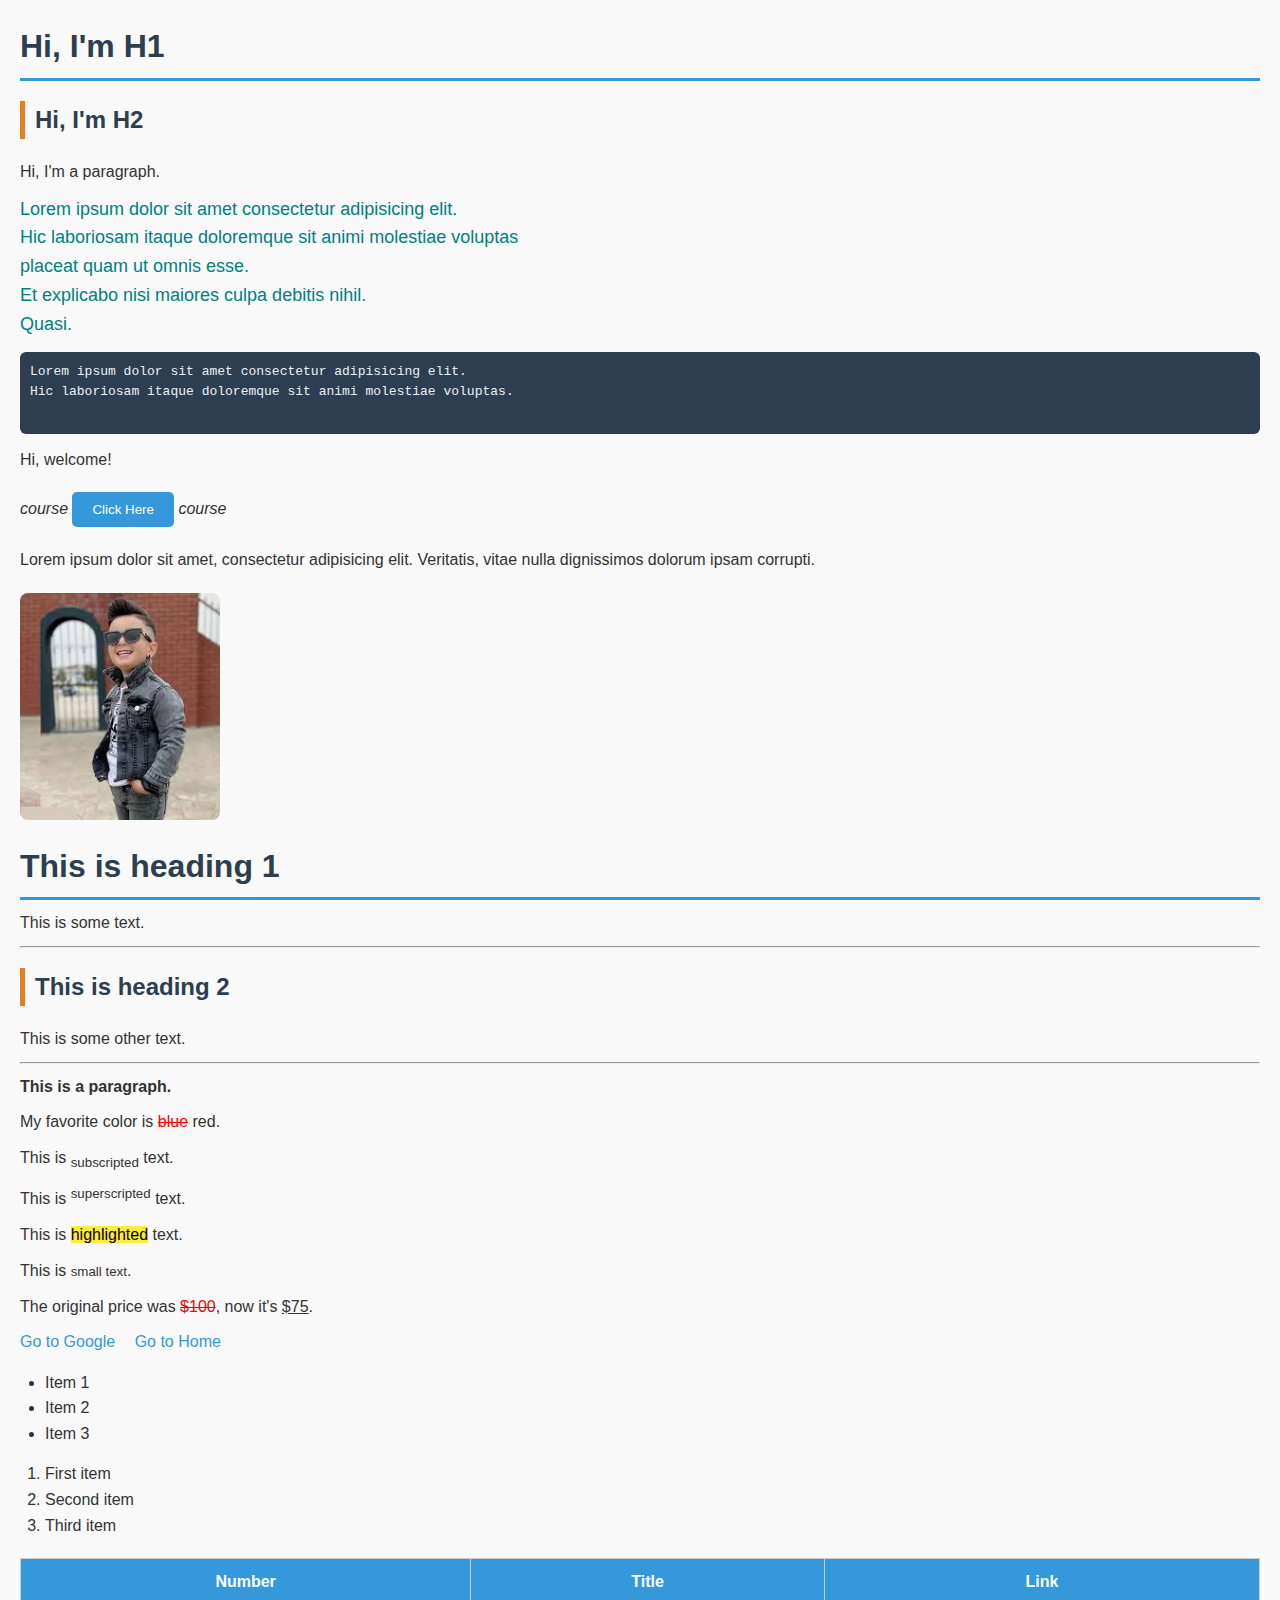
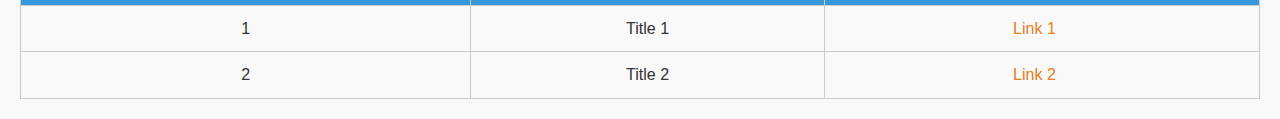
<file: index.html>
<!DOCTYPE html>
<html lang="en">
<head>
  <meta charset="UTF-8">
  <title>Styled Document</title>
  <link rel="stylesheet" href="css/index.css">
  
</head>
<body>

  <h1 class="myclass">Hi, I'm H1</h1>
  <h2 id="myid">Hi, I'm H2</h2>
  <p>Hi, I'm a paragraph.</p>

  <p style="color: teal; font-size: large;">
    Lorem ipsum dolor sit amet consectetur adipisicing elit.<br>
    Hic laboriosam itaque doloremque sit animi molestiae voluptas<br>
    placeat quam ut omnis esse.<br>
    Et explicabo nisi maiores culpa debitis nihil.<br>
    Quasi.
  </p>

  <pre>
Lorem ipsum dolor sit amet consectetur adipisicing elit.
Hic laboriosam itaque doloremque sit animi molestiae voluptas.
  </pre>

  <p>Hi, welcome!</p>
  <em>course</em>
  <button>Click Here</button>
  <em>course</em>

  <p>
    Lorem ipsum dolor sit amet, consectetur adipisicing elit. Veritatis, vitae nulla dignissimos dolorum ipsam corrupti.
  </p>

  <img src="[data-uri]" alt="Boy with a jacket">

  <h1>This is heading 1</h1>
  <p>This is some text.</p>
  <hr>

  <h2>This is heading 2</h2>
  <p>This is some other text.</p>
  <hr>

  <p><b>This is a paragraph.</b></p>
  <p>My favorite color is <del>blue</del> red.</p>
  <p>This is <sub>subscripted</sub> text.</p>
  <p>This is <sup>superscripted</sup> text.</p>
  <p>This is <mark>highlighted</mark> text.</p>
  <p>This is <small>small text</small>.</p>
  <p>The original price was <del>$100</del>, now it's <ins>$75</ins>.</p>

  <a href="https://google.com">Go to Google</a>
  <a href="home.html">Go to Home</a>

  <ul> 
    <li>Item 1</li>
    <li>Item 2</li> 
    <li>Item 3</li>
  </ul>

  <ol> 
    <li>First item</li>
    <li>Second item</li> 
    <li>Third item</li> 
  </ol>

  <table> 
    <thead> 
      <tr> 
        <th>Number</th>      
        <th>Title</th> 
        <th>Link</th> 
      </tr>
    </thead>
    <tbody>
      <tr> 
        <td>1</td> 
        <td>Title 1</td> 
        <td><a href="https://google.com">Link 1</a></td>
      </tr> 
      <tr> 
        <td>2</td> 
        <td>Title 2</td> 
        <td><a href="https://google.com">Link 2</a></td>
      </tr> 
    </tbody>   
  </table>

</body>
</html>

<!--    
strong:
target:

    -->
</file>
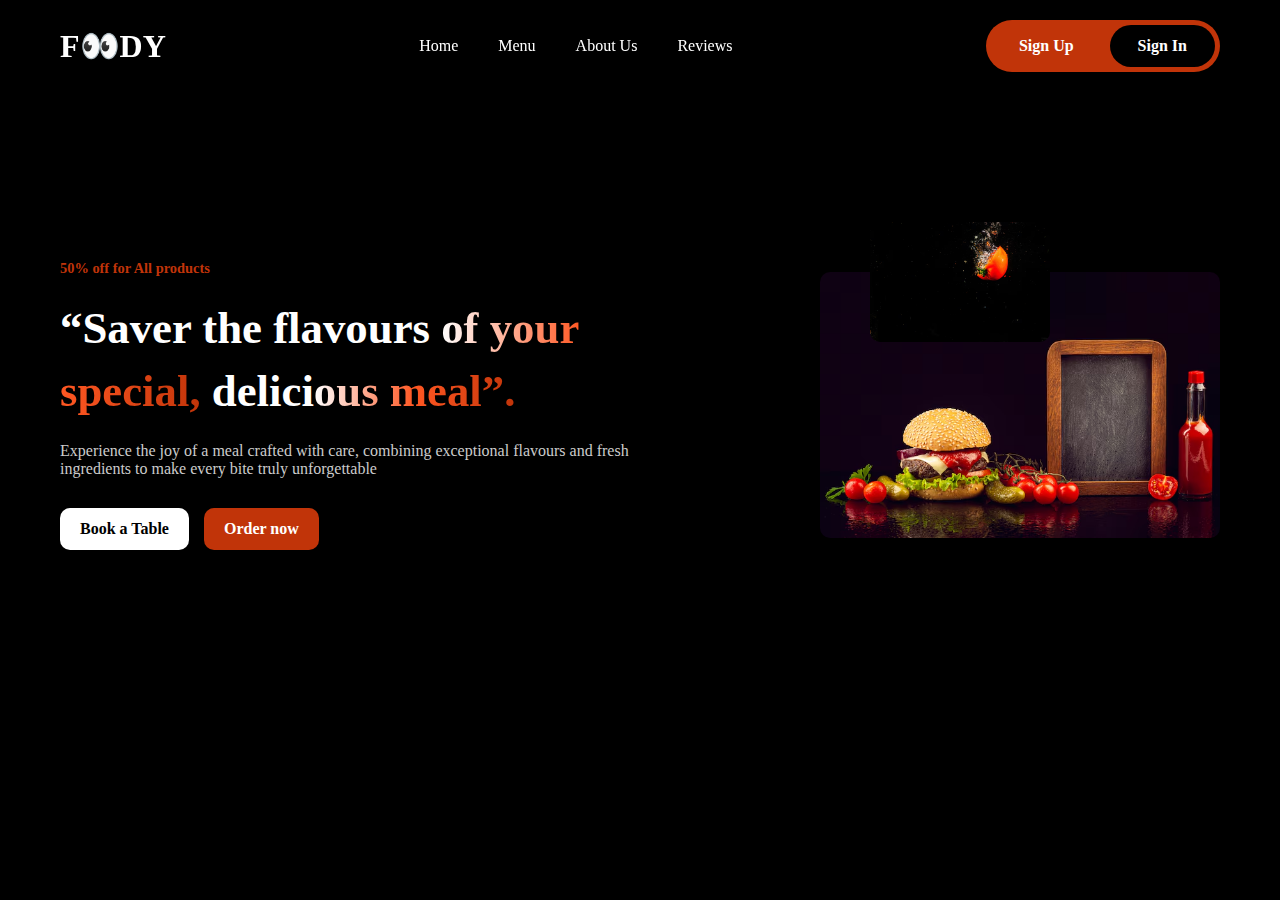
<file: figma.html>
<!DOCTYPE html>
<html lang="en">
<head>
  <meta charset="UTF-8">
  <meta name="viewport" content="width=device-width, initial-scale=1.0">
  <title>Foody</title>
  <link rel="stylesheet" href="css/figma.css">
</head>
<body>
<header class="navbar">
    <div class="logo">F👀DY</div>
    <nav class="nav-links">
      <a href="">Home</a>
      <a href="">Menu</a>
      <a href="">About Us</a>
      <a href="">Reviews</a>
    </nav>
<div class="auth-container">
  <a href="" class="signup">Sign Up</a>
  <a href="" class="signin">Sign In</a>
</div>
  </header>
  <section class="hero">
    <div class="hero-text">
      <div class="offer">50% off for All products</div>
      <h1>“Saver the flavours <span>of your special,</span> delici<span>ous meal”.</span></h1>
      <p>Experience the joy of a meal crafted with care, combining exceptional flavours and fresh ingredients to make every bite truly unforgettable</p>
      <div class="buttons">
        <a href="#" class="book">Book a Table</a>
        <a href="#" class="order">Order now</a>
      </div>
    </div>
    <div class="hero-image">
     <img src="images/image.png" alt="Burger Image" class="burger">
     <img src="images/image2.png" alt="Tomato Image" class="tomato">
    </div>
  </section>
</body>
</html>
</file>
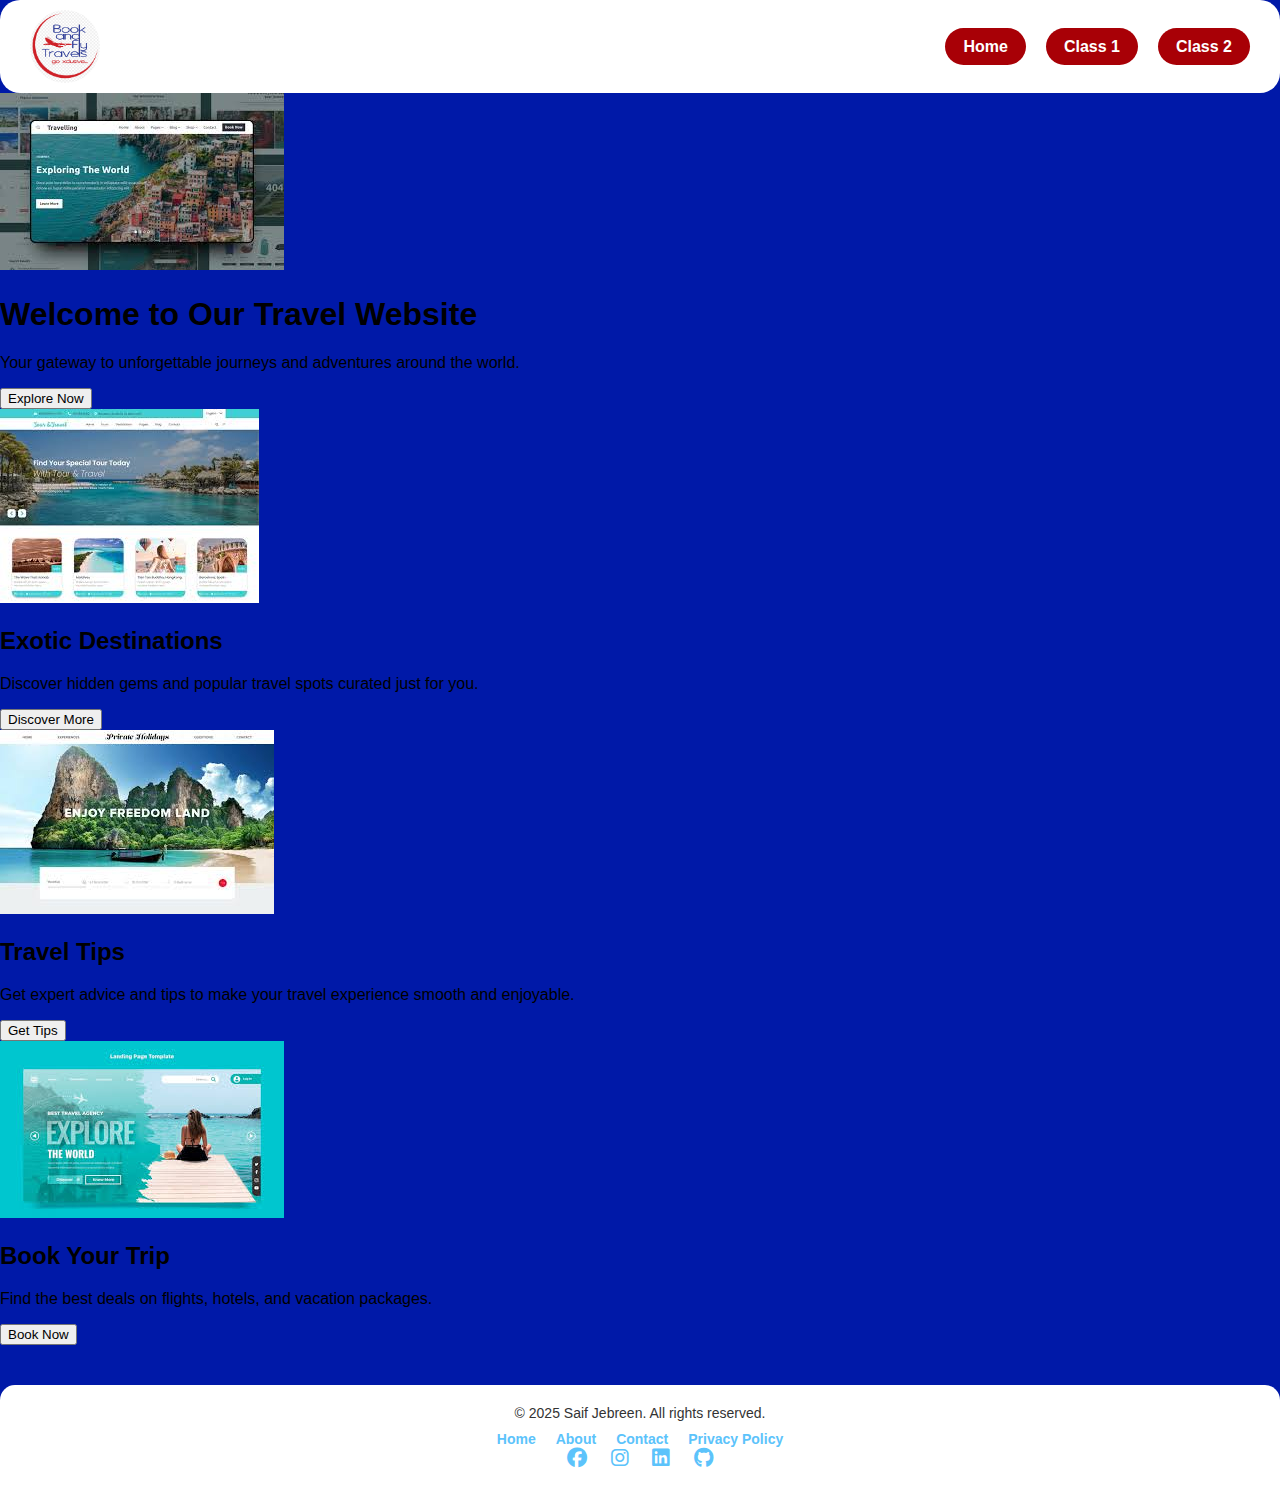
<file: home1.html>
<!DOCTYPE html>
<html lang="en">
<head>
    <meta charset="UTF-8">
    <meta name="viewport" content="width=device-width, initial-scale=1.0">
    <title>Home</title>
    <link rel="stylesheet" href="css/home.css">
</head>
<body>
    <!-- Navigation Bar -->
    <div id="navbar">
        <img src="./images/logo2.png" alt="">
        <ul>
            <li><a href="index.html">Home</a></li>
            <li><a href="classes/class1.md">Class 1</a></li>
            <li><a href="classes/class2.md">Class 2</a></li>
           
        </ul>
    </div> 

    <!-- end Navigation Bar -->


    <!-- start main  -->
    <div id="main">
        <div class="card">
        <img src="[data-uri]" alt="Main Image">
        <h1>Welcome to Our Travel Website</h1>
        <p>Your gateway to unforgettable journeys and adventures around the world.</p>
        <button>Explore Now</button>
    </div>
    <div class="card">
        <img src="[data-uri]" alt="Destination 1">
        <h2>Exotic Destinations</h2>
        <p>Discover hidden gems and popular travel spots curated just for you.</p>
        <button>Discover More</button>
</div>

<div class="card">
        <img src="[data-uri]" alt="Destination 2">
        <h2>Travel Tips</h2>
        <p>Get expert advice and tips to make your travel experience smooth and enjoyable.</p>
        <button>Get Tips</button>
</div>
    <div class="card">
        <img src="[data-uri]" alt="Destination 3">
        <h2>Book Your Trip</h2>
        <p>Find the best deals on flights, hotels, and vacation packages.</p>
        <button>Book Now</button>   
    </div>
    </div>



    <!-- end main-->
</body>


   <!--  
   < !-- start footer -->


    <footer>
  <p>© 2025 Saif Jebreen. All rights reserved.</p>
  <ul class="footer-links">
    <li><a href="index.html">Home</a></li>
    <li><a href="about.html">About</a></li>
    <li><a href="contact.html">Contact</a></li>
    <li><a href="privacy.html">Privacy Policy</a></li>
  </ul>

  <div class="socials">
    <a href="https://facebook.com" target="_blank"><i class="fab fa-facebook"></i></a>
    <a href="https://instagram.com" target="_blank"><i class="fab fa-instagram"></i></a>
    <a href="https://linkedin.com" target="_blank"><i class="fab fa-linkedin"></i></a>
    <a href="https://github.com" target="_blank"><i class="fab fa-github"></i></a>
  </div>
</footer>


<link rel="stylesheet" href="https://cdnjs.cloudflare.com/ajax/libs/font-awesome/6.4.0/css/all.min.css">
    <!-- end footer -->
</file>
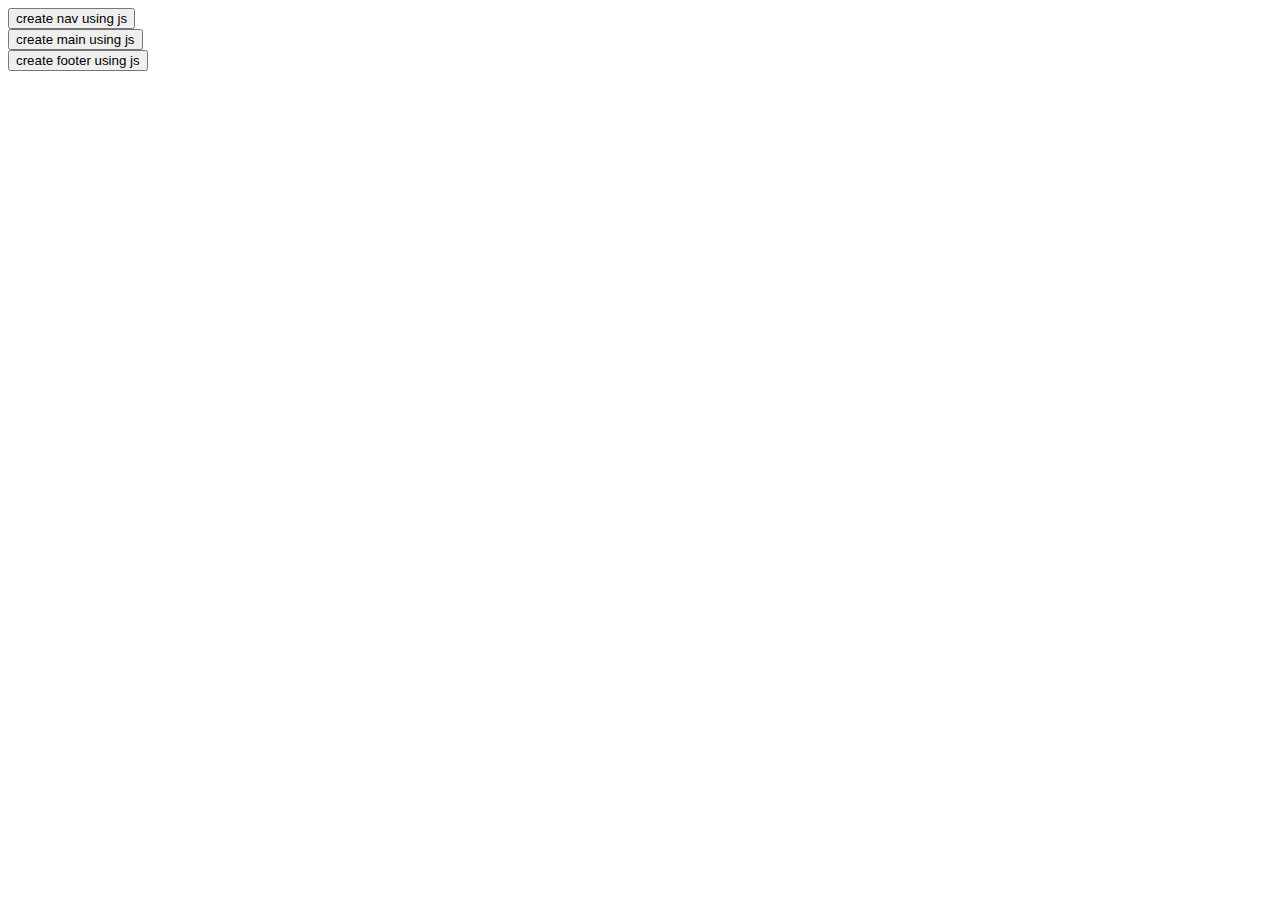
<file: pagefromjs.html>
<!DOCTYPE html>
<html lang="en">
<head>
    <meta charset="UTF-8">
    <meta name="viewport" content="width=device-width, initial-scale=1.0">
    <title>Document</title>
</head>
<body>
    <!--start nav-->

    <nav>


    </nav>
    <button id="navButton" onclick="createNav()">create nav using js </button>


    <!--end nav-->
    <!--start main-->
    <main></main>
    <button id="mainButton" onclick="createmain()">create main using js </button>



    <!--end main-->
    <!--start footer--> 

    <footer></footer>
    <button id="footerButton" onclick="createfooter()">create footer using js </button>
    <!--end footer-->
    <script src="./pagefromjs.js"></script>
</body>
</html>
</file>
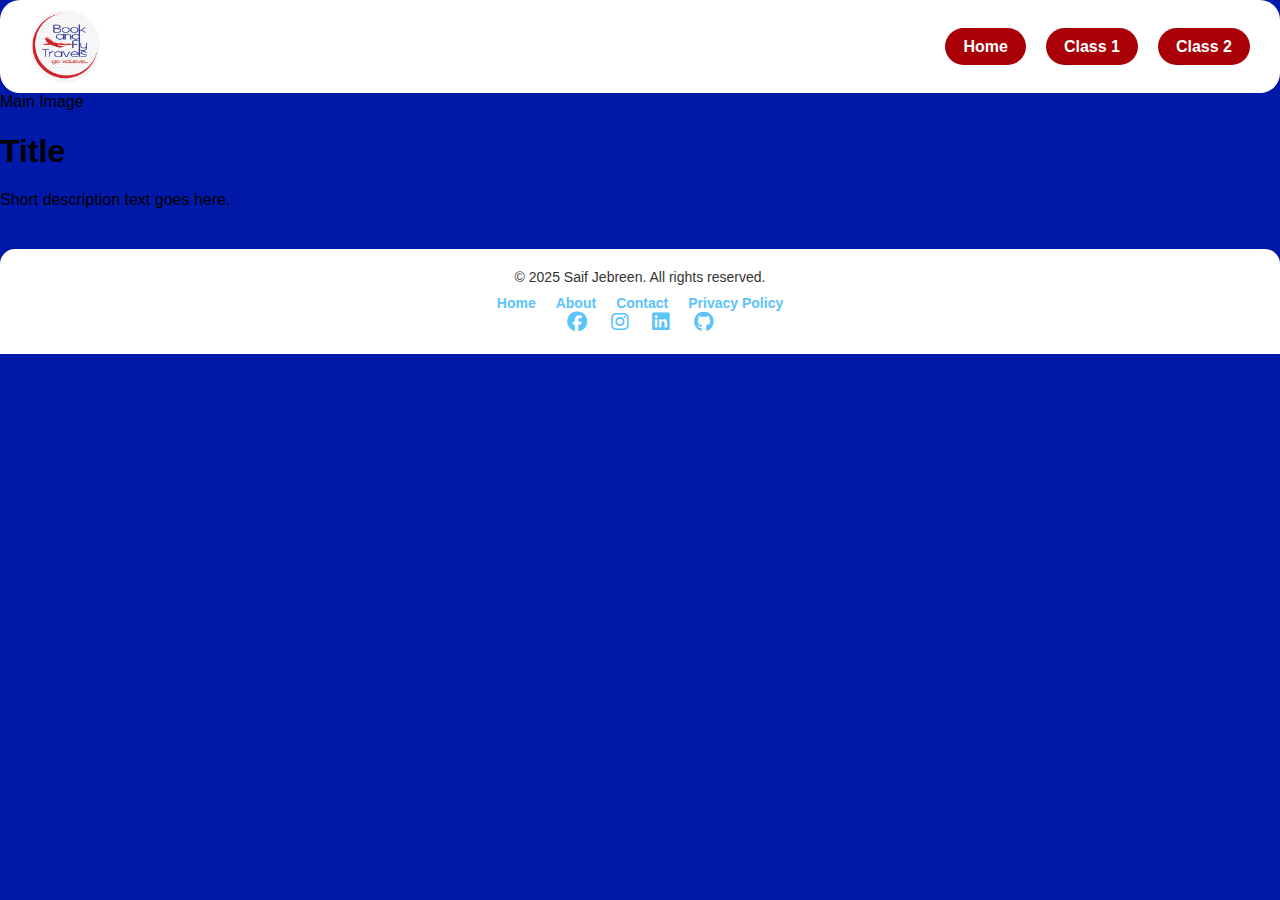
<file: travel wbesite.html>
<!DOCTYPE html>
<html lang="en">
<head>
    <meta charset="UTF-8">
    <meta name="viewport" content="width=device-width, initial-scale=1.0">
    <title>Travel website</title>
    <link rel="stylesheet" href="css/travel.css">
</head>
<body>
    <!-- Navigation Bar -->
    <div id="navbar">
        <img src="./images/logo2.png" alt="">
        <ul>
            <li><a href="index.html">Home</a></li>
            <li><a href="classes/class1.md">Class 1</a></li>
            <li><a href="classes/class2.md">Class 2</a></li>
           
        </ul>
    </div> 

    <!-- end Navigation Bar -->


    <!-- start main  -->
<main>
    <div class="main-image">Main Image</div>
    <h1>Title</h1>
    <p>Short description text goes here.</p>
  </main>
    <!-- end main-->
</body>


   <!--  
   < !-- start footer -->


    <footer>
  <p>© 2025 Saif Jebreen. All rights reserved.</p>
  <ul class="footer-links">
    <li><a href="index.html">Home</a></li>
    <li><a href="about.html">About</a></li>
    <li><a href="contact.html">Contact</a></li>
    <li><a href="privacy.html">Privacy Policy</a></li>
  </ul>

  <div class="socials">
    <a href="https://facebook.com" target="_blank"><i class="fab fa-facebook"></i></a>
    <a href="https://instagram.com" target="_blank"><i class="fab fa-instagram"></i></a>
    <a href="https://linkedin.com" target="_blank"><i class="fab fa-linkedin"></i></a>
    <a href="https://github.com" target="_blank"><i class="fab fa-github"></i></a>
  </div>
</footer>


<link rel="stylesheet" href="https://cdnjs.cloudflare.com/ajax/libs/font-awesome/6.4.0/css/all.min.css">



    <!-- end footer -->
</file>
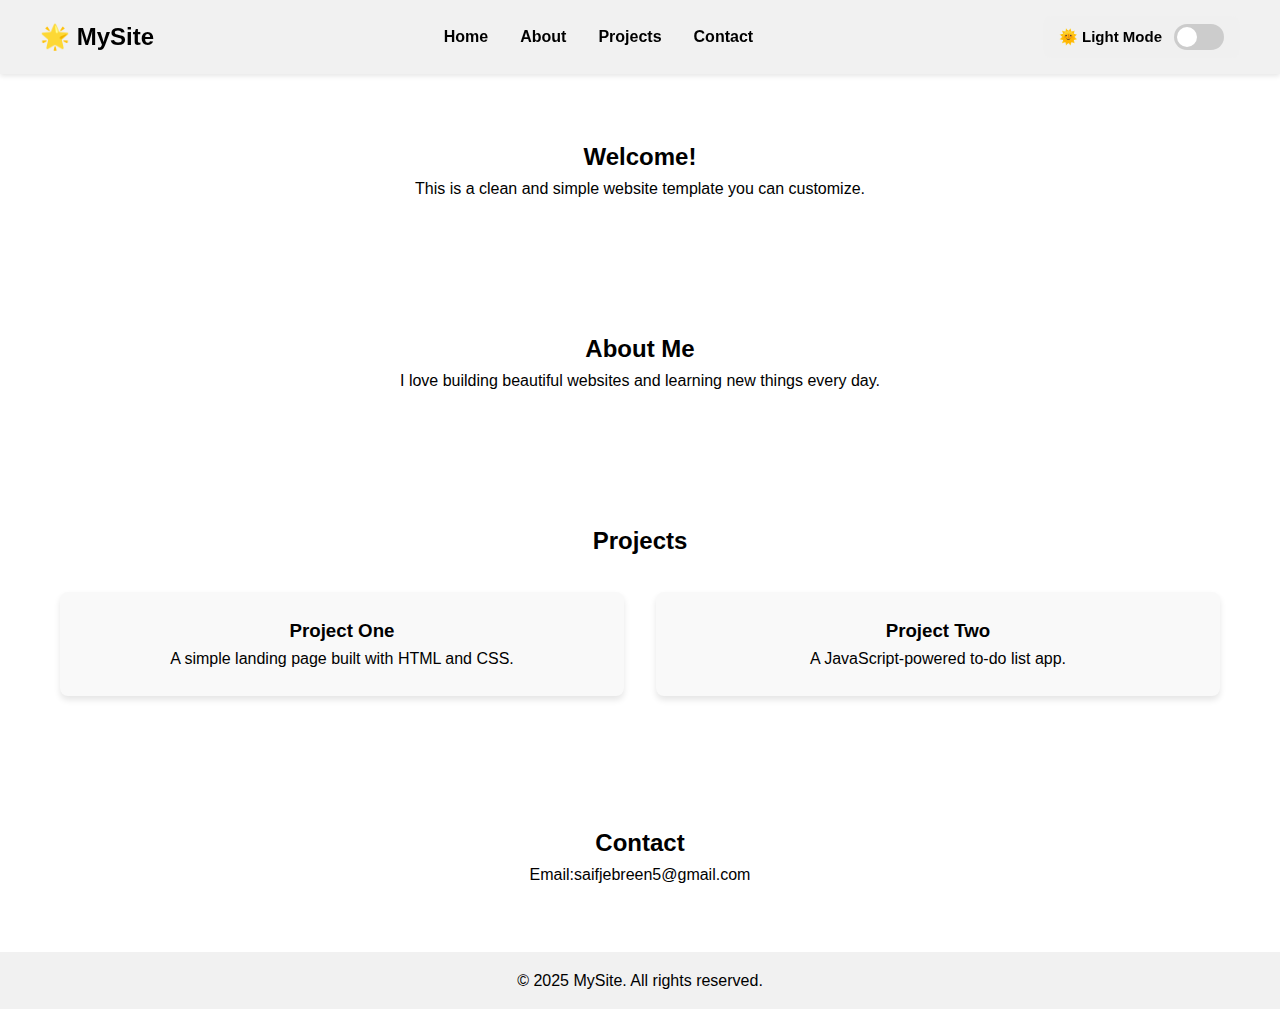
<file: darkmode lightmode/web.html>
<!DOCTYPE html>
<html lang="en">
<head>
  <meta charset="UTF-8" />
  <meta name="viewport" content="width=device-width, initial-scale=1.0" />
  <title>My Simple Website</title>
  <link rel="stylesheet" href="web1.css" />
</head>
<body>
  <header>
    <nav class="navbar container">
      <h1 class="logo">🌟 MySite</h1>
      <ul class="nav-menu">
        <li><a href="#home">Home</a></li>
        <li><a href="#about">About</a></li>
        <li><a href="#projects">Projects</a></li>
        <li><a href="#contact">Contact</a></li>
      </ul>
      <div class="toggle-container">
        <span class="toggle-label">🌞 Light Mode</span>
        <input type="checkbox" id="themeToggle" />
        <label class="toggle-switch" for="themeToggle"></label>
      </div>
    </nav>
  </header>

  <main>
    <section id="home" class="section">
      <div class="container">
        <h2>Welcome!</h2>
        <p>This is a clean and simple website template you can customize.</p>
      </div>
    </section>

    <section id="about" class="section">
      <div class="container">
        <h2>About Me</h2>
        <p>I love building beautiful websites and learning new things every day.</p>
      </div>
    </section>

    <section id="projects" class="section">
      <div class="container">
        <h2>Projects</h2>
        <div class="project-grid">
          <div class="project-card">
            <h3>Project One</h3>
            <p>A simple landing page built with HTML and CSS.</p>
          </div>
          <div class="project-card">
            <h3>Project Two</h3>
            <p>A JavaScript-powered to-do list app.</p>
          </div>
        </div>
      </div>
    </section>

    <section id="contact" class="section">
      <div class="container">
        <h2>Contact</h2>
        <p>Email:saifjebreen5@gmail.com</p>
      </div>
    </section>
  </main>

  <footer>
    <div class="container">
      <p>&copy; 2025 MySite. All rights reserved.</p>
    </div>
  </footer>

  <script src="web1.js"></script>
</body>
</html>
</file>
<file: css/index.css>
body {
      font-family: Arial, Helvetica, sans-serif;
      margin: 20px;
      line-height: 1.6;
      background: #f9f9f9;
      color: #333;
    }

    h1, h2 {
      color: #2c3e50;
    }

    h1 {
      border-bottom: 3px solid #3498db;
      padding-bottom: 5px;
      margin-bottom: 10px;
    }

    h2 {
      margin-top: 20px;
      border-left: 5px solid #e67e22;
      padding-left: 10px;
    }

    p {
      margin: 10px 0;
    }

    pre {
      background: #2c3e50;
      color: #ecf0f1;
      padding: 10px;
      border-radius: 6px;
      overflow-x: auto;
    }

    button {
      background: #3498db;
      border: none;
      color: white;
      padding: 10px 20px;
      border-radius: 5px;
      cursor: pointer;
      margin: 10px 0;
    }

    button:hover {
      background: #2980b9;
    }

    img {
      max-width: 200px;
      display: block;
      margin: 20px 0;
      border-radius: 8px;
    }

    ul, ol {
      margin: 15px 0;
      padding-left: 25px;
    }

    table {
      border-collapse: collapse;
      width: 100%;
      margin: 20px 0;
    }

    th, td {
      border: 1px solid #ccc;
      padding: 10px;
      text-align: center;
    }

    th {
      background: #3498db;
      color: white;
    }

    td a {
      color: #e67e22;
      text-decoration: none;
    }

    td a:hover {
      text-decoration: underline;
    }

    a {
      margin-right: 15px;
      color: #3498db;
      text-decoration: none;
    }

    a:hover {
      text-decoration: underline;
    }

    mark {
      background: #ffeb3b;
    }
    del {
      color: red;
      text-decoration: line-through;
    }

@media (prefers-color-scheme: dark) {
  body {
    background: radial-gradient(1200px 600px at 20% -10%, #223, transparent 60%), #111827;
    color: #e5e7eb;
  }

  .container {
    background: rgba(17, 24, 39, 0.7);
  }
}
</file>
<file: css/figma.css>
* {
      margin: 0;
      padding: 0;
      box-sizing: border-box;
      font-family:'Times New Roman', Times, serif;
    }

    body {
        background-color: #000;
        color: #fff;
        padding-top: 200px;
    }

    .navbar {
        display: flex;
        justify-content: space-between;
        align-items: center;
        padding: 20px 60px;
        position: fixed;    
        top: 0;
        left: 0;
        width: 100%;
        background: rgba(0, 0, 0, 0.9);
        z-index: 1000; 
    }

    .logo {
      font-size: 2rem;
      font-weight: bold;
      color: white;
    }

    .logo span {
      color: #C13409;
    }

    .nav-links {
      display: flex;
      gap: 40px;
    }

    .nav-links a {
      text-decoration: none;
      color: #fff;
      font-weight: 500;
    }

    .nav-links a:hover {
      color: #C13409;
    }

    .auth-container {
     display: flex;
     align-items: center;
     background: #C13409;
     border-radius: 30px;
     padding: 5px;
     width: fit-content;
     position: relative;
     z-index: 20;
}
    .auth-container a {
      text-decoration: none;
      font-family: 'Times New Roman', Times, serif;
      font-weight: bold;
      font-size: 1rem;
      padding: 12px 28px;
      border-radius: 30px;
      transition: 0.3s;
      position: relative;
      z-index: 21;
}
    .auth-container .signup {
      color: white;
      background: transparent;
}
    .auth-container .signin {
      background: black;
      color: white;
      margin-left: 8px;
}
    .hero {
      display: flex;
      justify-content: space-between;
      align-items: center;
      padding: 60px;
      position: relative;
    }
    .offer {
      color: #C13409;
      font-size: 0.9rem;
      font-weight: bold;
      margin-bottom: 20px;
    }
     

    .hero-text {
      max-width: 50%;
      position: relative;
      z-index: 2;
    }

    .hero-text h1 {
      font-size: 2.8rem;
      line-height: 1.4;
      margin-bottom: 20px;
      font-family: 'Times New Roman', Times, serif;
      font-weight: bold;
      color: white; 
      position: relative;
}

    .hero-text h1 span {
      background: linear-gradient(90deg, #ffffff, #ff5722, #c13409);
      -webkit-background-clip: text;
      -webkit-text-fill-color: transparent;
      background-clip: text;
}
    .hero-text p {
      font-size: 1rem;
      margin-bottom: 30px;
      color: #ccc;
    }
    .buttons {
      display: flex;
      gap: 15px;
    }
    .buttons a {
      padding: 12px 20px;
      border-radius: 10px;
      text-decoration: none;
      font-weight: bold;
    }
    .book {
      background: white;
      color: black;
    }
    .order {
      background:#C13409;
      color: white;
    }
 .hero-image {
  position: relative;
  width: 400px; 
}

.hero-image img {
  width: 100%;
  border-radius: 10px;
  display: block;
}

.hero-image .burger {
  position: relative;
  z-index: 1;
}


.hero-image .tomato {
  position: absolute;
  top: -50px;   
  left: 50px;   
  width: 180px; 
  z-index: 2;
}
</file>
<file: css/home.css>
body {
  margin: 0;
  padding: 0;
  font-family: Arial, sans-serif;
  background-color: #0019a8;
}

#navbar {
  background-color: #ffffff;
  display: flex;
  justify-content: space-between;
  align-items: center;  
  padding: 10px 30px;
  border-radius: 20px;
}


#navbar > img {
  width: 70px;
  border-radius: 50%;
}

#navbar > ul {
  list-style: none;
  display: flex;
  gap: 20px;   
  margin: 0;
  padding: 0;
}


#navbar > ul > li > a {
  text-decoration: none;
  background-color: #a80006;
  padding: 10px 18px;
  border-radius: 20px;
  color: white;
  font-weight: bold;
  transition: background 0.3s, transform 0.2s;
}

#navbar > ul > li > a:hover {
  background-color: #4aa7d8;
  transform: translateY(-3px);
}


footer {
  text-align: center;
  margin-top: 20px;
  color: #fff;
  font-size: 14px;
}

footer {
  text-align: center;
  margin-top: 40px;
  padding: 20px;
  background: #ffffff;
  border-radius: 15px 15px 0 0;
}

footer p {
  margin: 0;
  color: #333;
  font-size: 14px;
}

.footer-links {
  list-style: none;
  display: flex;
  justify-content: center;
  gap: 20px;
  margin: 10px 0 0 0;
  padding: 0;
}

.footer-links li a {
  text-decoration: none;
  color: #5cc3fb;
  font-weight: bold;
  transition: color 0.3s;
}

.footer-links li a:hover {
  color: #2980b9;
}


socials {
  margin-top: 10px;
}

.socials a {
  color: #5cc3fb;
  font-size: 20px;
  margin: 0 10px;
  transition: color 0.3s;
}

.socials a:hover {
  color: #2980b9;
}
</file>
<file: css/travel.css>
body {
  margin: 0;
  padding: 0;
  font-family: Arial, sans-serif;
  background-color: #0019a8;
}

#navbar {
  background-color: #ffffff;
  display: flex;
  justify-content: space-between;
  align-items: center;  
  padding: 10px 30px;
  border-radius: 20px;
}


#navbar > img {
  width: 70px;
  border-radius: 50%;
}

#navbar > ul {
  list-style: none;
  display: flex;
  gap: 20px;   
  margin: 0;
  padding: 0;
}


#navbar > ul > li > a {
  text-decoration: none;
  background-color: #a80006;
  padding: 10px 18px;
  border-radius: 20px;
  color: white;
  font-weight: bold;
  transition: background 0.3s, transform 0.2s;
}

#navbar > ul > li > a:hover {
  background-color: #4aa7d8;
  transform: translateY(-3px);
}


footer {
  text-align: center;
  margin-top: 20px;
  color: #fff;
  font-size: 14px;
}

footer {
  text-align: center;
  margin-top: 40px;
  padding: 20px;
  background: #ffffff;
  border-radius: 15px 15px 0 0;
}

footer p {
  margin: 0;
  color: #333;
  font-size: 14px;
}

.footer-links {
  list-style: none;
  display: flex;
  justify-content: center;
  gap: 20px;
  margin: 10px 0 0 0;
  padding: 0;
}

.footer-links li a {
  text-decoration: none;
  color: #5cc3fb;
  font-weight: bold;
  transition: color 0.3s;
}

.footer-links li a:hover {
  color: #2980b9;
}


socials {
  margin-top: 10px;
}

.socials a {
  color: #5cc3fb;
  font-size: 20px;
  margin: 0 10px;
  transition: color 0.3s;
}

.socials a:hover {
  color: #2980b9;
}
</file>
<file: darkmode lightmode/web1.css>
* {
  margin: 0;
  padding: 0;
  box-sizing: border-box;
}

body {
  font-family: Arial, sans-serif;
  line-height: 1.6;
  background-color: #ffffff;
  color: #000000;
  transition: background-color 0.5s ease, color 0.5s ease;
}

.dark-mode {
  background-color: #1e1e1e;
  color: #e0e0e0;
}

.container {
  max-width: 1200px;
  margin: 0 auto;
  padding: 0 20px;
}


header {
  background-color: #f1f1f1;
  box-shadow: 0 2px 5px rgba(0, 0, 0, 0.1);
  position: sticky;
  top: 0;
  z-index: 100;
}

.dark-mode header {
  background-color: #2a2a2a;
}


.navbar {
  display: flex;
  justify-content: space-between;
  align-items: center;
  padding: 1rem 0;
}

.logo {
  font-size: 1.5rem;
  font-weight: bold;
}

.nav-menu {
  display: flex;
  list-style: none;
  gap: 2rem;
}

.nav-menu a {
  text-decoration: none;
  color: inherit;
  font-weight: bold;
  transition: color 0.3s ease;
}

.nav-menu a:hover {
  color: #04AA6D;
}

.toggle-container {
  display: flex;
  align-items: center;
  gap: 12px;
  font-size: 1rem;
  cursor: pointer;
  padding: 0.5rem 1rem;
  border-radius: 8px;
  background-color: rgba(240, 240, 240, 0.6);
  transition: background-color 0.3s ease;
}

.dark-mode .toggle-container {
  background-color: rgba(60, 60, 60, 0.6);
}

.toggle-label {
  font-size: 15px;
  font-weight: bold;
  color: inherit;
  transition: color 0.3s ease;
}

.dark-mode .toggle-label {
  color: #e0e0e0;
}

#themeToggle {
  display: none;
}

.toggle-switch {
  width: 50px;
  height: 26px;
  background-color: #ccc;
  border-radius: 13px;
  position: relative;
  transition: background-color 0.3s ease;
}

.toggle-switch::after {
  content: '';
  position: absolute;
  top: 3px;
  left: 3px;
  width: 20px;
  height: 20px;
  background-color: white;
  border-radius: 50%;
  transition: transform 0.3s ease;
}

#themeToggle:checked + .toggle-switch {
  background-color: #04AA6D;
}

#themeToggle:checked + .toggle-switch::after {
  transform: translateX(24px);
}


.section {
  padding: 4rem 0;
  text-align: center;
  background-color: #ffffff;
  transition: background-color 0.5s ease;
}

.dark-mode .section {
  background-color: #1e1e1e;
}


.project-grid {
  display: grid;
  grid-template-columns: repeat(auto-fit, minmax(280px, 1fr));
  gap: 2rem;
  margin-top: 2rem;
}

.project-card {
  background-color: #f9f9f9;
  color: #000;
  padding: 1.5rem;
  border-radius: 8px;
  box-shadow: 0 4px 6px rgba(0, 0, 0, 0.1);
  transition: transform 0.3s ease, background-color 0.5s ease;
}

.project-card:hover {
  transform: translateY(-5px);
}

.dark-mode .project-card {
  background-color: #2c2c2c;
  color: #f0f0f0;
  border: 1px solid #444;
}


footer {
  background-color: #f1f1f1;
  padding: 1rem 0;
  text-align: center;
  transition: background-color 0.5s ease;
}

.dark-mode footer {
  background-color: #2a2a2a;
}


@media (max-width: 768px) {
  .navbar {
    flex-direction: column;
    gap: 1rem;
  }

  .nav-menu {
    gap: 1rem;
  }

  .toggle-container {
    order: -1;
  }

  .project-grid {
    grid-template-columns: 1fr;
  }
}
</file>
